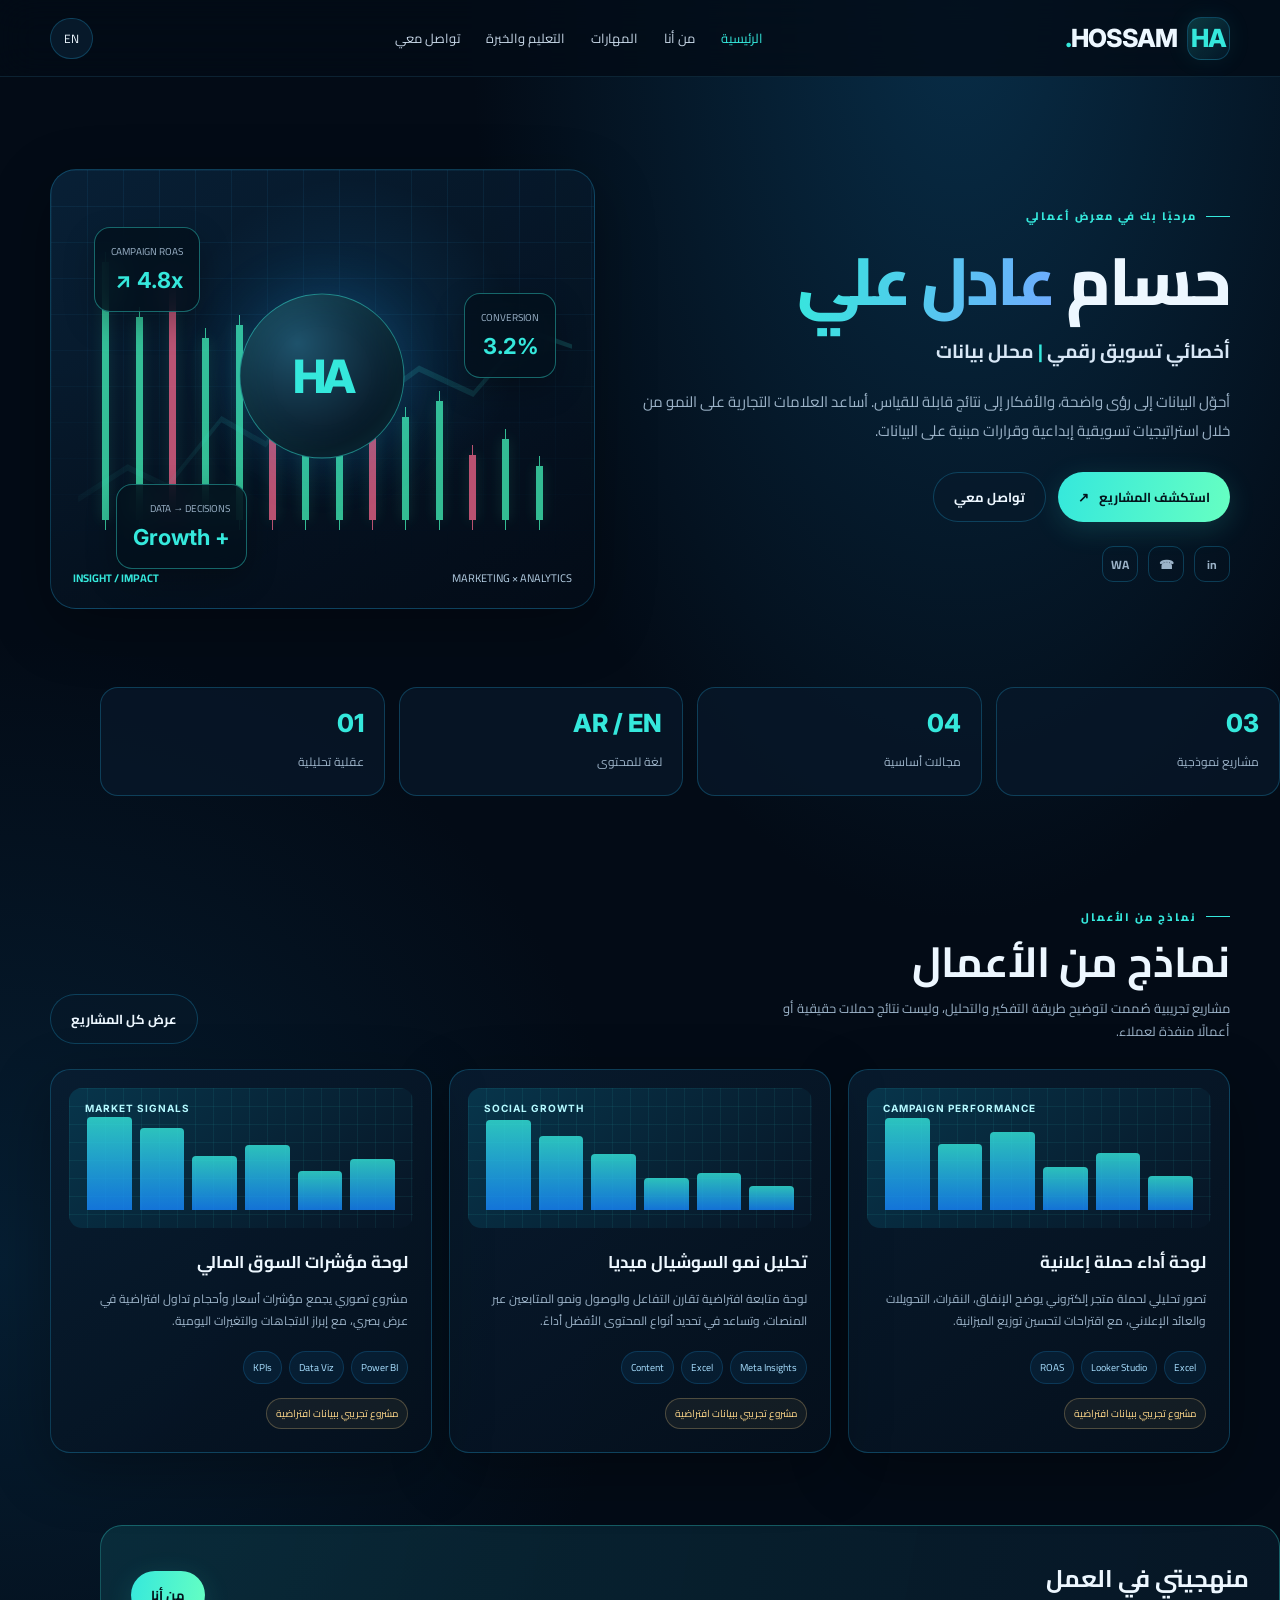
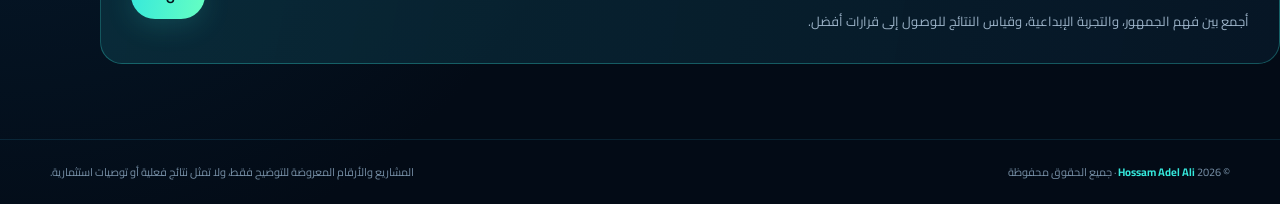
<file: index.html>
<!doctype html><html lang="ar" dir="rtl"><head><meta charset="utf-8"><meta name="viewport" content="width=device-width, initial-scale=1"><meta name="theme-color" content="#030b16"><meta name="description" content="حسام عادل علي — أخصائي تسويق رقمي ومحلل بيانات. تعرف على المهارات والمشاريع التجريبية وطرق التواصل."><title>حسام عادل علي | التسويق الرقمي وتحليل البيانات</title><link rel="stylesheet" href="style.css"><script defer src="script.js"></script></head><body><header class="topbar"><div class="shell nav"><a class="brand" href="index.html"><span class="brand-mark">HA</span><span>HOSSAM<span style="color:var(--cyan)">.</span></span></a><nav class="navlinks"><a class="active" href="index.html" data-i18n="navHome">الرئيسية</a><a href="about.html" data-i18n="navAbout">من أنا</a><a href="skills.html" data-i18n="navSkills">المهارات</a><a href="education.html" data-i18n="navEducation">التعليم والخبرة</a><a href="contact.html" data-i18n="navContact">تواصل معي</a></nav><div class="navtools"><button class="lang-btn" type="button">EN</button><button class="menu-btn" type="button" aria-label="القائمة">☰</button></div></div></header><main><section class="shell hero"><div><span class="eyebrow" data-i18n="welcome">مرحبًا بك في معرض أعمالي</span><h1>حسام <span class="accent">عادل علي</span></h1><h2><span data-i18n="role">أخصائي تسويق رقمي</span> <span style="color:var(--cyan)">|</span> <span data-i18n="analyst">محلل بيانات</span></h2><p class="lead" data-i18n="intro">أحوّل البيانات إلى رؤى واضحة، والأفكار إلى نتائج قابلة للقياس. أساعد العلامات التجارية على النمو من خلال استراتيجيات تسويقية إبداعية وقرارات مبنية على البيانات.</p><div class="hero-actions"><a class="btn btn-primary" href="skills.html"><span data-i18n="viewWork">استكشف المشاريع</span> <span>↗</span></a><a class="btn btn-ghost" href="contact.html" data-i18n="contactMe">تواصل معي</a></div><div class="socials"><a href="https://www.linkedin.com/in/hossam-adel-42ba7a438/" target="_blank" rel="noopener" aria-label="LinkedIn">in</a><a href="tel:01113616810" aria-label="Phone">☎</a><a href="https://wa.me/201113616810" target="_blank" rel="noopener" aria-label="WhatsApp">WA</a></div></div><div class="visual" aria-label="لوحة مالية وتسويقية زخرفية"><div class="chart-grid"></div><div class="candles"><i class="candle" style="--h:20%"></i><i class="candle" style="--h:30%"></i><i class="candle" style="--h:24%"></i><i class="candle" style="--h:44%"></i><i class="candle" style="--h:38%"></i><i class="candle" style="--h:55%"></i><i class="candle" style="--h:48%"></i><i class="candle" style="--h:65%"></i><i class="candle" style="--h:52%"></i><i class="candle" style="--h:72%"></i><i class="candle" style="--h:67%"></i><i class="candle" style="--h:88%"></i><i class="candle" style="--h:75%"></i><i class="candle" style="--h:95%"></i></div><div class="chart-line"></div><div class="profile-orb"><span>HA</span></div><div class="floating-card float-a"><small>CAMPAIGN ROAS</small><strong>4.8x ↗</strong></div><div class="floating-card float-b"><small>CONVERSION</small><strong>3.2%</strong></div><div class="floating-card float-c"><small>DATA → DECISIONS</small><strong>+ Growth</strong></div><div class="visual-caption"><span>MARKETING × ANALYTICS</span><b>INSIGHT / IMPACT</b></div></div></section><section class="shell stats"><div class="stat"><strong>03</strong><span data-i18n="metric1">مشاريع نموذجية</span></div><div class="stat"><strong>04</strong><span data-i18n="metric2">مجالات أساسية</span></div><div class="stat"><strong>AR / EN</strong><span data-i18n="metric3">لغة للمحتوى</span></div><div class="stat"><strong>01</strong><span data-i18n="metric4">عقلية تحليلية</span></div></section><section class="shell section"><div class="section-head"><div><span class="eyebrow" data-i18n="selected">نماذج من الأعمال</span><h2 data-i18n="selected">نماذج من الأعمال</h2><p data-i18n="selectedDesc">مشاريع تجريبية صُممت لتوضيح طريقة التفكير والتحليل، وليست نتائج حملات حقيقية أو أعمالًا منفذة لعملاء.</p></div><a class="btn btn-ghost" href="skills.html" data-i18n="seeAll">عرض كل المشاريع</a></div><div class="grid-3"><article class="card"><div class="project-visual"><span class="mini-label">CAMPAIGN PERFORMANCE</span><div class="mini-bars"><i style="--h:35%"></i><i style="--h:58%"></i><i style="--h:44%"></i><i style="--h:80%"></i><i style="--h:68%"></i><i style="--h:95%"></i></div></div><h3 data-i18n="project1">لوحة أداء حملة إعلانية</h3><p data-i18n="project1d">تصور تحليلي لحملة متجر إلكتروني يوضح الإنفاق، النقرات، التحويلات والعائد الإعلاني، مع اقتراحات لتحسين توزيع الميزانية.</p><div class="tags"><span class="tag">Excel</span><span class="tag">Looker Studio</span><span class="tag">ROAS</span></div><span class="project-note" data-i18n="demo">مشروع تجريبي ببيانات افتراضية</span></article><article class="card"><div class="project-visual"><span class="mini-label">SOCIAL GROWTH</span><div class="mini-bars"><i style="--h:24%"></i><i style="--h:38%"></i><i style="--h:33%"></i><i style="--h:57%"></i><i style="--h:76%"></i><i style="--h:92%"></i></div></div><h3 data-i18n="project2">تحليل نمو السوشيال ميديا</h3><p data-i18n="project2d">لوحة متابعة افتراضية تقارن التفاعل والوصول ونمو المتابعين عبر المنصات، وتساعد في تحديد أنواع المحتوى الأفضل أداءً.</p><div class="tags"><span class="tag">Meta Insights</span><span class="tag">Excel</span><span class="tag">Content</span></div><span class="project-note" data-i18n="demo">مشروع تجريبي ببيانات افتراضية</span></article><article class="card"><div class="project-visual"><span class="mini-label">MARKET SIGNALS</span><div class="mini-bars"><i style="--h:52%"></i><i style="--h:40%"></i><i style="--h:67%"></i><i style="--h:55%"></i><i style="--h:84%"></i><i style="--h:96%"></i></div></div><h3 data-i18n="project3">لوحة مؤشرات السوق المالي</h3><p data-i18n="project3d">مشروع تصوري يجمع مؤشرات أسعار وأحجام تداول افتراضية في عرض بصري، مع إبراز الاتجاهات والتغيرات اليومية.</p><div class="tags"><span class="tag">Power BI</span><span class="tag">Data Viz</span><span class="tag">KPIs</span></div><span class="project-note" data-i18n="demo">مشروع تجريبي ببيانات افتراضية</span></article></div></section><section class="shell cta"><div><h2 data-i18n="approach">منهجيتي في العمل</h2><p data-i18n="approachDesc">أجمع بين فهم الجمهور، والتجربة الإبداعية، وقياس النتائج للوصول إلى قرارات أفضل.</p></div><a class="btn btn-primary" href="about.html" data-i18n="navAbout">من أنا</a></section></main><footer class="footer"><div class="shell footer-inner"><span>© 2026 <b>Hossam Adel Ali</b> · <span data-i18n="footer">جميع الحقوق محفوظة</span></span><span data-i18n="disclaimer">المشاريع والأرقام المعروضة للتوضيح فقط، ولا تمثل نتائج فعلية أو توصيات استثمارية.</span></div></footer></body></html>
</file>
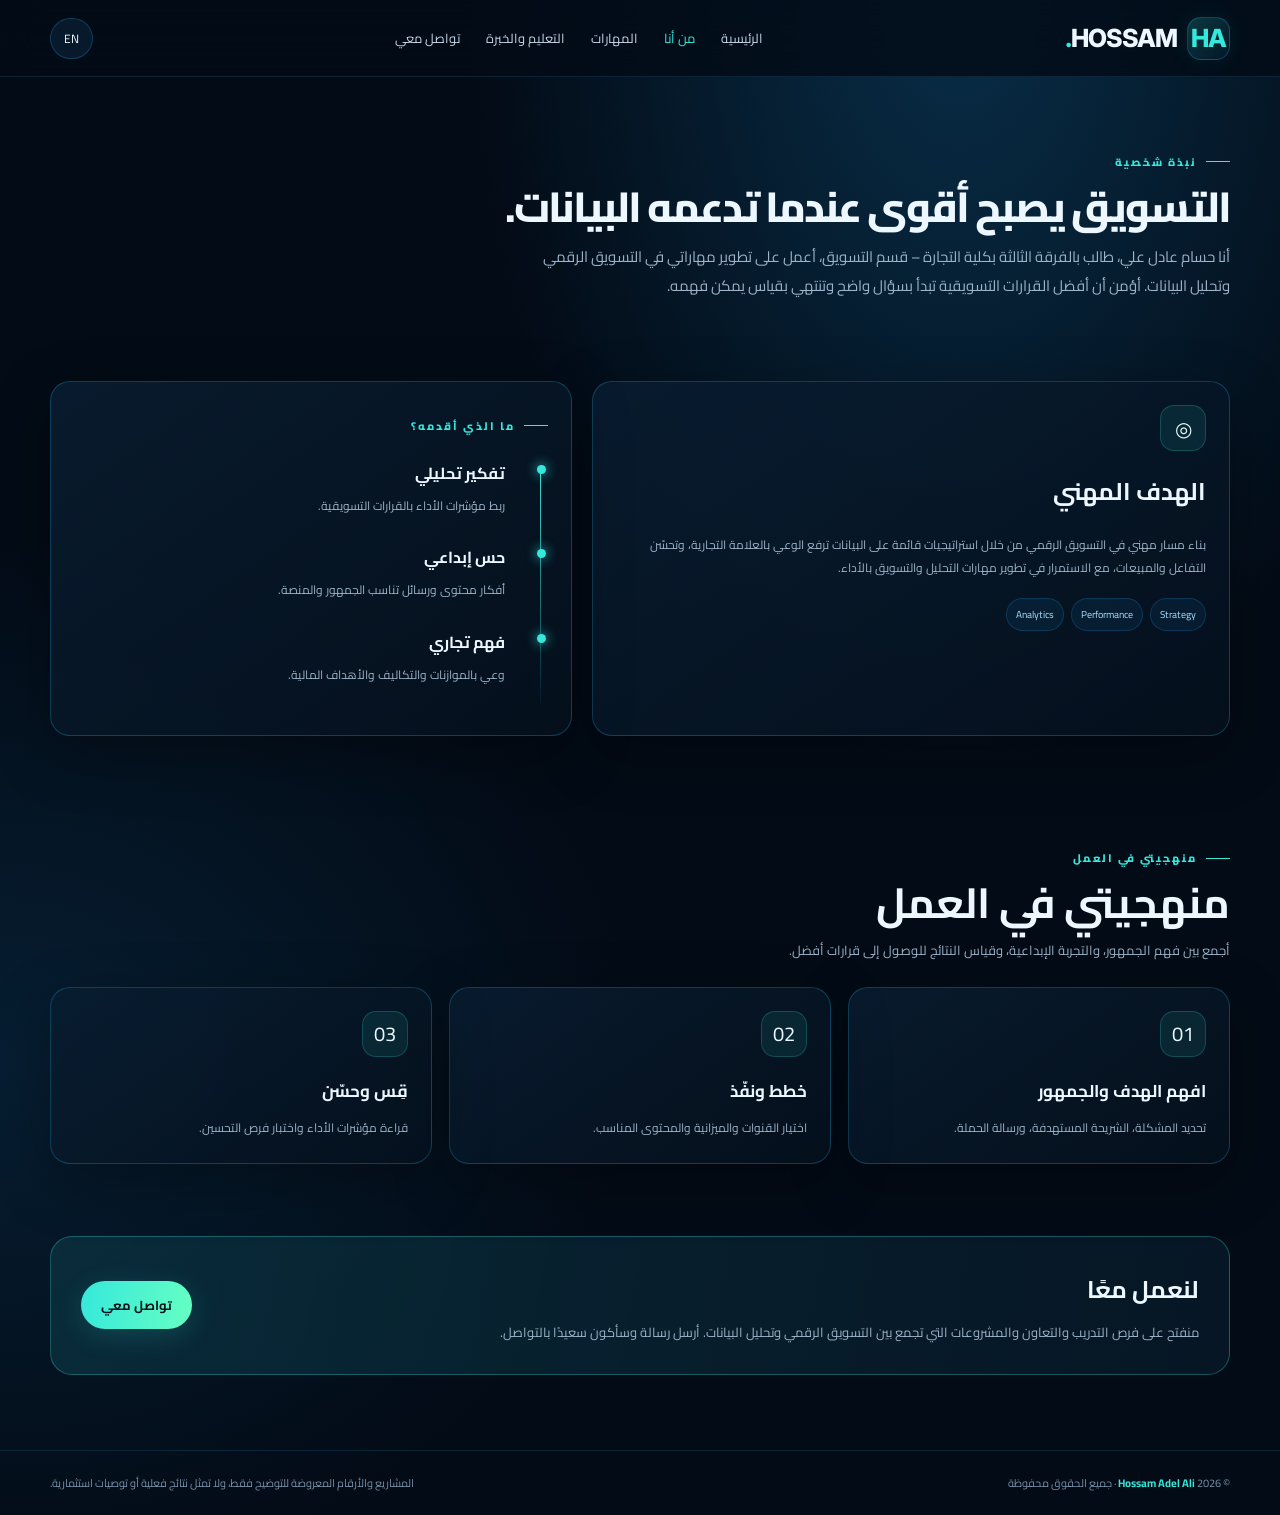
<file: about.html>
<!doctype html><html lang="ar" dir="rtl"><head><meta charset="utf-8"><meta name="viewport" content="width=device-width, initial-scale=1"><meta name="theme-color" content="#030b16"><title>من أنا | حسام عادل علي</title><link rel="stylesheet" href="style.css"><script defer src="/script.js"></script></head><body><header class="topbar"><div class="shell nav"><a class="brand" href="index.html"><span class="brand-mark">HA</span><span>HOSSAM<span style="color:var(--cyan)">.</span></span></a><nav class="navlinks"><a href="index.html" data-i18n="navHome">الرئيسية</a><a class="active" href="about.html" data-i18n="navAbout">من أنا</a><a href="skills.html" data-i18n="navSkills">المهارات</a><a href="education.html" data-i18n="navEducation">التعليم والخبرة</a><a href="contact.html" data-i18n="navContact">تواصل معي</a></nav><div class="navtools"><button class="lang-btn" type="button">EN</button><button class="menu-btn" type="button" aria-label="القائمة">☰</button></div></div></header><main class="shell"><section class="page-hero"><span class="eyebrow" data-i18n="aboutEyebrow">نبذة شخصية</span><h1 class="page-title" data-i18n="aboutTitle">التسويق يصبح أقوى عندما تدعمه البيانات.</h1><p class="lead" data-i18n="aboutDesc">أنا حسام عادل علي، طالب بالفرقة الثالثة بكلية التجارة – قسم التسويق، أعمل على تطوير مهاراتي في التسويق الرقمي وتحليل البيانات. أؤمن أن أفضل القرارات التسويقية تبدأ بسؤال واضح وتنتهي بقياس يمكن فهمه.</p></section><section class="section two-col"><article class="card"><div class="icon-box">◎</div><h2 data-i18n="objective">الهدف المهني</h2><p data-i18n="objectiveDesc">بناء مسار مهني في التسويق الرقمي من خلال استراتيجيات قائمة على البيانات ترفع الوعي بالعلامة التجارية، وتحسّن التفاعل والمبيعات، مع الاستمرار في تطوير مهارات التحليل والتسويق بالأداء.</p><div class="tags"><span class="tag">Strategy</span><span class="tag">Performance</span><span class="tag">Analytics</span></div></article><article class="card"><span class="eyebrow" data-i18n="strengths">ما الذي أقدمه؟</span><div style="margin-top:22px"><div class="timeline"><div class="timeline-item"><h3 data-i18n="strength1">تفكير تحليلي</h3><p data-i18n="strength1d">ربط مؤشرات الأداء بالقرارات التسويقية.</p></div><div class="timeline-item"><h3 data-i18n="strength2">حس إبداعي</h3><p data-i18n="strength2d">أفكار محتوى ورسائل تناسب الجمهور والمنصة.</p></div><div class="timeline-item"><h3 data-i18n="strength3">فهم تجاري</h3><p data-i18n="strength3d">وعي بالموازنات والتكاليف والأهداف المالية.</p></div></div></div></article></section><section class="section"><div class="section-head"><div><span class="eyebrow" data-i18n="approach">منهجيتي في العمل</span><h2 data-i18n="approach">منهجيتي في العمل</h2><p data-i18n="approachDesc">أجمع بين فهم الجمهور، والتجربة الإبداعية، وقياس النتائج للوصول إلى قرارات أفضل.</p></div></div><div class="grid-3"><article class="card"><div class="icon-box">01</div><h3 data-i18n="step1">افهم الهدف والجمهور</h3><p data-i18n="step1d">تحديد المشكلة، الشريحة المستهدفة، ورسالة الحملة.</p></article><article class="card"><div class="icon-box">02</div><h3 data-i18n="step2">خطط ونفّذ</h3><p data-i18n="step2d">اختيار القنوات والميزانية والمحتوى المناسب.</p></article><article class="card"><div class="icon-box">03</div><h3 data-i18n="step3">قِس وحسّن</h3><p data-i18n="step3d">قراءة مؤشرات الأداء واختبار فرص التحسين.</p></article></div></section><section class="cta"><div><h2 data-i18n="contactTitle">لنعمل معًا</h2><p data-i18n="contactDesc">منفتح على فرص التدريب والتعاون والمشروعات التي تجمع بين التسويق الرقمي وتحليل البيانات.</p></div><a class="btn btn-primary" href="contact.html" data-i18n="navContact">تواصل معي</a></section></main><footer class="footer"><div class="shell footer-inner"><span>© 2026 <b>Hossam Adel Ali</b> · <span data-i18n="footer">جميع الحقوق محفوظة</span></span><span data-i18n="disclaimer">المشاريع والأرقام المعروضة للتوضيح فقط، ولا تمثل نتائج فعلية أو توصيات استثمارية.</span></div></footer></body></html>
</file>
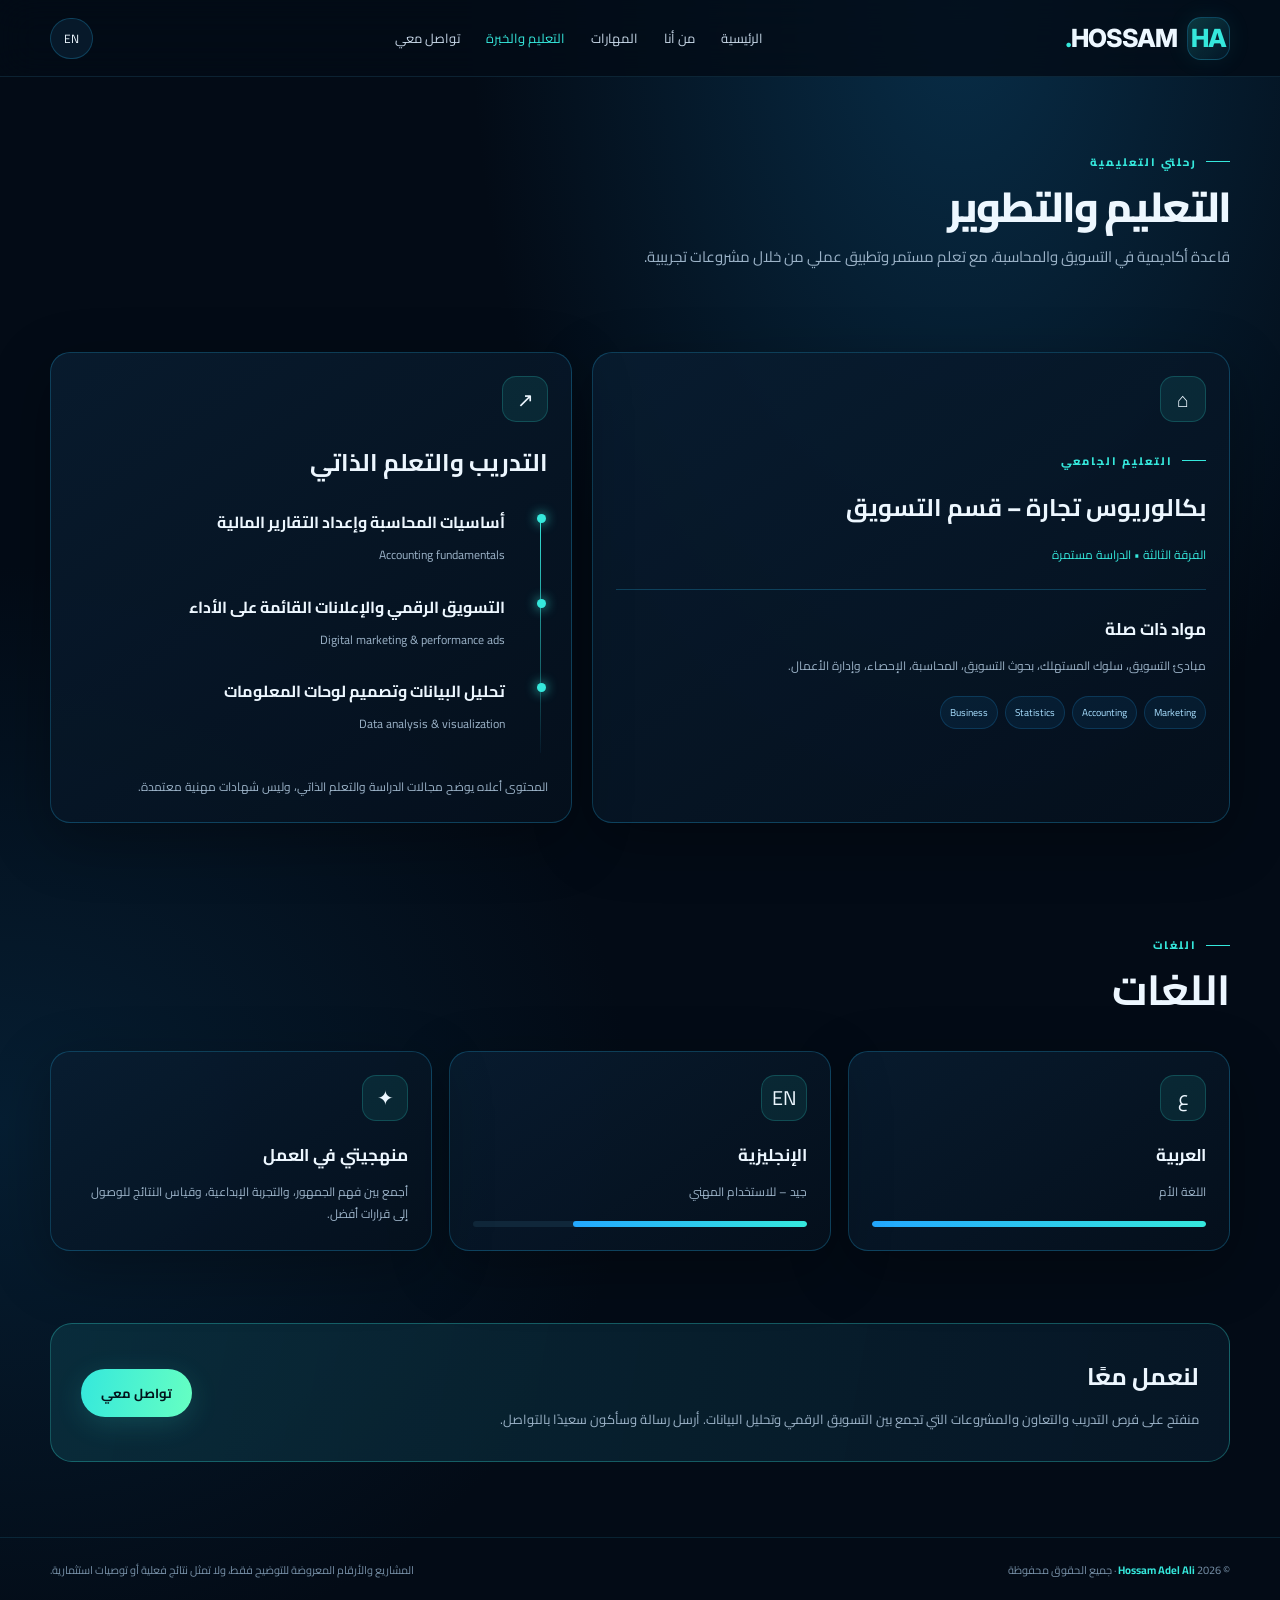
<file: education.html>
<!doctype html><html lang="ar" dir="rtl"><head><meta charset="utf-8"><meta name="viewport" content="width=device-width, initial-scale=1"><meta name="theme-color" content="#030b16"><title>التعليم والتطوير | حسام عادل علي</title><link rel="stylesheet" href="style.css"><script defer src="/script.js"></script></head><body><header class="topbar"><div class="shell nav"><a class="brand" href="index.html"><span class="brand-mark">HA</span><span>HOSSAM<span style="color:var(--cyan)">.</span></span></a><nav class="navlinks"><a href="index.html" data-i18n="navHome">الرئيسية</a><a href="about.html" data-i18n="navAbout">من أنا</a><a href="skills.html" data-i18n="navSkills">المهارات</a><a class="active" href="education.html" data-i18n="navEducation">التعليم والخبرة</a><a href="contact.html" data-i18n="navContact">تواصل معي</a></nav><div class="navtools"><button class="lang-btn" type="button">EN</button><button class="menu-btn" type="button" aria-label="القائمة">☰</button></div></div></header><main class="shell"><section class="page-hero"><span class="eyebrow" data-i18n="educationEyebrow">رحلتي التعليمية</span><h1 class="page-title" data-i18n="educationTitle">التعليم والتطوير</h1><p class="lead" data-i18n="educationDesc">قاعدة أكاديمية في التسويق والمحاسبة، مع تعلم مستمر وتطبيق عملي من خلال مشروعات تجريبية.</p></section><section class="section two-col"><article class="card"><div class="icon-box">⌂</div><span class="eyebrow" data-i18n="education">التعليم الجامعي</span><h2 style="font-size:24px;margin:14px 0" data-i18n="degree">بكالوريوس تجارة – قسم التسويق</h2><p style="color:var(--cyan);font-size:12px" data-i18n="status">الفرقة الثالثة • الدراسة مستمرة</p><hr style="border:0;border-top:1px solid var(--line);margin:23px 0"><h3 data-i18n="coursework">مواد ذات صلة</h3><p data-i18n="courseworkDesc">مبادئ التسويق، سلوك المستهلك، بحوث التسويق، المحاسبة، الإحصاء، وإدارة الأعمال.</p><div class="tags"><span class="tag">Marketing</span><span class="tag">Accounting</span><span class="tag">Statistics</span><span class="tag">Business</span></div></article><article class="card"><div class="icon-box">↗</div><h2 data-i18n="learning">التدريب والتعلم الذاتي</h2><div class="timeline" style="margin-top:22px"><div class="timeline-item"><h3 data-i18n="learn1">أساسيات المحاسبة وإعداد التقارير المالية</h3><p>Accounting fundamentals</p></div><div class="timeline-item"><h3 data-i18n="learn2">التسويق الرقمي والإعلانات القائمة على الأداء</h3><p>Digital marketing & performance ads</p></div><div class="timeline-item"><h3 data-i18n="learn3">تحليل البيانات وتصميم لوحات المعلومات</h3><p>Data analysis & visualization</p></div></div><p class="notice">المحتوى أعلاه يوضح مجالات الدراسة والتعلم الذاتي، وليس شهادات مهنية معتمدة.</p></article></section><section class="section"><div class="section-head"><div><span class="eyebrow" data-i18n="languages">اللغات</span><h2 data-i18n="languages">اللغات</h2></div></div><div class="grid-3"><article class="card"><div class="icon-box">ع</div><h3 data-i18n="arabic">العربية</h3><p data-i18n="native">اللغة الأم</p><div class="progress" style="margin-top:18px"><i style="--w:100%"></i></div></article><article class="card"><div class="icon-box">EN</div><h3 data-i18n="english">الإنجليزية</h3><p data-i18n="good">جيد – للاستخدام المهني</p><div class="progress" style="margin-top:18px"><i style="--w:70%"></i></div></article><article class="card"><div class="icon-box">✦</div><h3 data-i18n="approach">منهجيتي في العمل</h3><p data-i18n="approachDesc">أجمع بين فهم الجمهور، والتجربة الإبداعية، وقياس النتائج للوصول إلى قرارات أفضل.</p></article></div></section><section class="cta"><div><h2 data-i18n="contactTitle">لنعمل معًا</h2><p data-i18n="contactDesc">منفتح على فرص التدريب والتعاون والمشروعات التي تجمع بين التسويق الرقمي وتحليل البيانات.</p></div><a class="btn btn-primary" href="contact.html" data-i18n="navContact">تواصل معي</a></section></main><footer class="footer"><div class="shell footer-inner"><span>© 2026 <b>Hossam Adel Ali</b> · <span data-i18n="footer">جميع الحقوق محفوظة</span></span><span data-i18n="disclaimer">المشاريع والأرقام المعروضة للتوضيح فقط، ولا تمثل نتائج فعلية أو توصيات استثمارية.</span></div></footer></body></html>
</file>
<file: style.css>
@import url('https://fonts.googleapis.com/css2?family=Cairo:wght@400;500;600;700;800&family=Inter:wght@400;500;600;700;800&display=swap');
:root{--bg:#030b16;--panel:rgba(8,24,42,.78);--panel2:#07182a;--line:rgba(41,198,255,.24);--cyan:#35e8dc;--blue:#23a8ff;--text:#edf7ff;--muted:#9cb3c8;--green:#46ffc1;--shadow:0 18px 60px rgba(0,0,0,.3)}*{box-sizing:border-box}html{scroll-behavior:smooth}body{margin:0;background:radial-gradient(ellipse at 75% 0%,#082d47 0,transparent 36%),radial-gradient(ellipse at 0% 70%,#061e32 0,transparent 35%),var(--bg);color:var(--text);font-family:'Cairo',sans-serif;min-height:100vh;overflow-x:hidden}body[dir="ltr"]{font-family:'Inter',sans-serif}a{color:inherit;text-decoration:none}button,input,textarea{font:inherit}.shell{width:min(1180px,calc(100% - 40px));margin:auto}.topbar{position:sticky;top:0;z-index:20;background:rgba(3,11,22,.82);backdrop-filter:blur(18px);border-bottom:1px solid rgba(83,207,255,.12)}.nav{height:76px;display:flex;align-items:center;justify-content:space-between;gap:24px}.brand{display:flex;align-items:center;gap:10px;font-family:Inter,sans-serif;font-weight:800;letter-spacing:-1px;font-size:25px}.brand-mark{display:grid;place-items:center;width:43px;height:43px;border-radius:14px;border:1px solid var(--line);background:linear-gradient(135deg,rgba(53,232,220,.2),rgba(35,168,255,.06));color:var(--cyan);box-shadow:0 0 25px rgba(53,232,220,.08)}.navlinks{display:flex;align-items:center;gap:26px;color:#c7d7e7;font-size:13px}.navlinks a{padding:9px 0;transition:.2s}.navlinks a:hover,.navlinks a.active{color:var(--cyan)}.navtools{display:flex;align-items:center;gap:10px}.lang-btn,.menu-btn{border:1px solid var(--line);background:#07192a;color:var(--text);border-radius:999px;padding:8px 13px;cursor:pointer;font-size:12px}.menu-btn{display:none}.hero{display:grid;grid-template-columns:1.04fr .96fr;gap:45px;align-items:center;padding:70px 0 56px;min-height:610px}.eyebrow{display:inline-flex;align-items:center;gap:9px;color:var(--cyan);font-size:11px;font-weight:800;letter-spacing:2px;text-transform:uppercase}.eyebrow:before{content:'';width:24px;height:1px;background:var(--cyan)}h1,h2,h3,p{margin-top:0}h1{font-size:clamp(40px,5.2vw,68px);line-height:1.12;letter-spacing:-2px;margin:18px 0 14px;font-weight:800}h1 .accent{background:linear-gradient(100deg,var(--cyan),#70aaff);-webkit-background-clip:text;background-clip:text;color:transparent}.hero h2{font-size:19px;color:#d8e7f6;margin-bottom:18px}.lead{font-size:15px;line-height:1.95;color:var(--muted);max-width:600px}.hero-actions{display:flex;gap:12px;flex-wrap:wrap;margin:27px 0 24px}.btn{display:inline-flex;align-items:center;justify-content:center;gap:10px;padding:12px 20px;border-radius:999px;font-weight:700;font-size:13px;border:1px solid var(--line);transition:transform .2s,box-shadow .2s;cursor:pointer}.btn:hover{transform:translateY(-3px)}.btn-primary{color:#03141c;background:linear-gradient(100deg,var(--cyan),#66ffc2);border:0;box-shadow:0 7px 28px rgba(53,232,220,.16)}.btn-ghost{background:rgba(7,25,42,.6);color:var(--text)}.socials{display:flex;gap:10px;align-items:center}.socials a{display:grid;place-items:center;width:36px;height:36px;border:1px solid var(--line);border-radius:11px;color:var(--muted);font-size:12px;font-weight:700}.socials a:hover{color:var(--cyan);border-color:var(--cyan)}.visual{position:relative;min-height:440px;border:1px solid var(--line);border-radius:26px;overflow:hidden;background:linear-gradient(145deg,rgba(9,34,57,.9),rgba(4,13,25,.85));box-shadow:var(--shadow)}.visual:before{content:'';position:absolute;inset:0;background:linear-gradient(0deg,rgba(3,11,22,.4),transparent 55%),radial-gradient(circle at 55% 40%,rgba(35,168,255,.15),transparent 42%)}.chart-grid{position:absolute;inset:0;background-image:linear-gradient(rgba(52,191,255,.08) 1px,transparent 1px),linear-gradient(90deg,rgba(52,191,255,.08) 1px,transparent 1px);background-size:36px 36px;mask-image:linear-gradient(black,transparent 90%)}.chart-line{position:absolute;left:5%;right:4%;bottom:16%;height:48%;border-bottom:2px solid var(--cyan);clip-path:polygon(0 80%,10% 65%,18% 74%,29% 42%,38% 54%,48% 20%,58% 37%,69% 18%,80% 30%,91% 0,100% 8%,100% 10%,91% 3%,80% 33%,69% 21%,58% 40%,48% 23%,38% 57%,29% 45%,18% 77%,10% 68%,0 83%);background:linear-gradient(180deg,rgba(53,232,220,.18),transparent)}.candles{position:absolute;inset:18% 7% 20%;display:flex;align-items:stretch;justify-content:space-around;opacity:.72}.candle{width:7px;position:relative;background:var(--green);height:var(--h);align-self:flex-end;box-shadow:0 0 13px rgba(70,255,193,.2)}.candle:before{content:'';position:absolute;left:3px;top:-10px;height:calc(100% + 20px);width:1px;background:inherit}.candle:nth-child(3n){background:#ff6b91}.floating-card{position:absolute;padding:14px 16px;border:1px solid rgba(53,232,220,.4);border-radius:16px;background:rgba(3,16,29,.82);backdrop-filter:blur(15px);box-shadow:0 12px 30px rgba(0,0,0,.25)}.floating-card small{display:block;color:var(--muted);font-size:10px;margin-bottom:6px}.floating-card strong{font:700 22px Inter,sans-serif;color:var(--cyan)}.float-a{top:13%;left:8%}.float-b{right:7%;top:28%}.float-c{left:12%;bottom:9%}.profile-orb{position:absolute;width:165px;height:165px;left:50%;top:47%;transform:translate(-50%,-50%);border-radius:50%;display:grid;place-items:center;background:radial-gradient(circle at 35% 30%,#1e526b,#071725 70%);border:1px solid rgba(53,232,220,.5);box-shadow:0 0 60px rgba(35,168,255,.18),inset 0 0 35px rgba(53,232,220,.1)}.profile-orb span{font:800 46px Inter,sans-serif;letter-spacing:-4px;color:var(--cyan)}.visual-caption{position:absolute;bottom:20px;right:22px;left:22px;display:flex;justify-content:space-between;align-items:center;color:#b7d1e6;font-size:11px}.visual-caption b{color:var(--cyan)}.stats{display:grid;grid-template-columns:repeat(4,1fr);gap:14px;margin:0 0 70px}.stat{border:1px solid var(--line);background:var(--panel);padding:20px;border-radius:18px}.stat strong{display:block;color:var(--cyan);font:800 25px Inter,sans-serif;margin-bottom:7px}.stat span{font-size:12px;color:var(--muted)}.section{padding:30px 0 72px}.section-head{display:flex;align-items:end;justify-content:space-between;gap:20px;margin-bottom:25px}.section-head h2,.page-title{font-size:clamp(28px,4vw,42px);line-height:1.2;margin:10px 0;color:var(--text)}.section-head p{color:var(--muted);font-size:13px;max-width:470px;line-height:1.8;margin-bottom:0}.grid-3{display:grid;grid-template-columns:repeat(3,1fr);gap:17px}.card{border:1px solid var(--line);background:linear-gradient(145deg,rgba(9,29,49,.88),rgba(5,16,29,.88));border-radius:20px;padding:23px;box-shadow:var(--shadow);transition:transform .22s,border-color .22s}.card:hover{transform:translateY(-5px);border-color:rgba(53,232,220,.6)}.icon-box{display:grid;place-items:center;width:46px;height:46px;border-radius:14px;background:rgba(53,232,220,.09);border:1px solid rgba(53,232,220,.2);font-size:20px;margin-bottom:18px}.card h3{font-size:17px;margin-bottom:10px}.card p{font-size:12px;line-height:1.9;color:var(--muted);margin-bottom:0}.tags{display:flex;gap:7px;flex-wrap:wrap;margin-top:18px}.tag{font-size:10px;padding:6px 9px;border-radius:999px;background:rgba(35,168,255,.08);border:1px solid rgba(35,168,255,.19);color:#a8dfff}.project-visual{height:140px;border-radius:13px;overflow:hidden;position:relative;margin:-5px -5px 18px;background:linear-gradient(135deg,#07354b,#071525)}.project-visual:before{content:'';position:absolute;inset:0;background:linear-gradient(rgba(53,232,220,.07) 1px,transparent 1px),linear-gradient(90deg,rgba(53,232,220,.07) 1px,transparent 1px);background-size:18px 18px}.mini-bars{position:absolute;inset:25px 18px 18px;display:flex;align-items:end;gap:8px}.mini-bars i{flex:1;height:var(--h);background:linear-gradient(0deg,#1686ff,var(--cyan));border-radius:4px 4px 0 0;opacity:.8}.project-visual .mini-label{position:absolute;top:14px;left:16px;color:#b5f9ff;font:700 10px Inter,sans-serif;letter-spacing:1px}.project-note{display:inline-block;margin-top:14px;font-size:10px;color:#ffd88a;border:1px solid rgba(255,216,138,.25);background:rgba(255,216,138,.06);border-radius:999px;padding:5px 9px}.cta{margin:0 0 75px;padding:30px;border:1px solid rgba(53,232,220,.3);border-radius:22px;background:linear-gradient(100deg,rgba(12,56,70,.65),rgba(7,23,39,.9));display:flex;align-items:center;justify-content:space-between;gap:25px}.cta h2{font-size:24px;margin-bottom:8px}.cta p{color:var(--muted);font-size:13px;margin:0}.page-hero{padding:64px 0 36px}.page-hero .lead{max-width:720px}.two-col{display:grid;grid-template-columns:1.1fr .9fr;gap:20px}.list{list-style:none;padding:0;margin:0}.list li{position:relative;padding:9px 25px 9px 0;color:var(--muted);font-size:13px;line-height:1.8}.list li:before{content:'✓';position:absolute;right:0;color:var(--cyan);font-weight:800}.timeline{position:relative;padding-right:25px}.timeline:before{content:'';position:absolute;right:7px;top:8px;bottom:8px;width:1px;background:linear-gradient(var(--cyan),rgba(35,168,255,.05))}.timeline-item{position:relative;padding:0 18px 26px 0}.timeline-item:before{content:'';position:absolute;right:-23px;top:7px;width:9px;height:9px;border-radius:50%;background:var(--cyan);box-shadow:0 0 12px var(--cyan)}.timeline-item h3{font-size:16px;margin-bottom:7px}.timeline-item p{font-size:12px;color:var(--muted);line-height:1.8;margin:0}.skill-group{margin-bottom:18px}.skill-row{display:flex;justify-content:space-between;gap:12px;font-size:12px;margin:15px 0 8px}.skill-row span:last-child{color:var(--cyan);font-family:Inter,sans-serif}.progress{height:6px;border-radius:99px;background:#10273a;overflow:hidden}.progress i{display:block;height:100%;width:var(--w);background:linear-gradient(90deg,var(--blue),var(--cyan));border-radius:99px}.contact-layout{display:grid;grid-template-columns:.9fr 1.1fr;gap:20px}.contact-item{display:flex;gap:14px;align-items:center;padding:16px 0;border-bottom:1px solid rgba(53,232,220,.12)}.contact-item:last-child{border:0}.contact-item .icon-box{margin:0;flex-shrink:0}.contact-item small{display:block;color:var(--muted);font-size:11px;margin-bottom:3px}.contact-item a,.contact-item strong{font-size:13px;overflow-wrap:anywhere}.form-grid{display:grid;grid-template-columns:1fr 1fr;gap:14px}.field{display:flex;flex-direction:column;gap:7px}.field.full{grid-column:1/-1}.field label{font-size:12px;color:#c8d8e8}.field input,.field textarea{width:100%;border:1px solid rgba(53,232,220,.2);border-radius:12px;background:#041321;color:var(--text);padding:13px 14px;outline:none}.field input:focus,.field textarea:focus{border-color:var(--cyan);box-shadow:0 0 0 3px rgba(53,232,220,.07)}.field textarea{min-height:130px;resize:vertical}.footer{border-top:1px solid rgba(53,207,255,.12);padding:22px 0;color:#7891a8;font-size:11px}.footer-inner{display:flex;align-items:center;justify-content:space-between;gap:15px}.footer b{color:var(--cyan)}.notice{color:#ffd88a;font-size:11px;line-height:1.8;margin-top:15px}.empty-state{padding:35px;text-align:center;border:1px dashed var(--line);border-radius:18px;color:var(--muted)}[dir="ltr"] .list li{padding:9px 0 9px 25px}[dir="ltr"] .list li:before{right:auto;left:0}[dir="ltr"] .timeline{padding-right:0;padding-left:25px}[dir="ltr"] .timeline:before{right:auto;left:7px}[dir="ltr"] .timeline-item{padding:0 0 26px 18px}[dir="ltr"] .timeline-item:before{right:auto;left:-23px}[dir="ltr"] .visual-caption{direction:ltr}[dir="ltr"] .field{text-align:left}@media(max-width:900px){.hero{grid-template-columns:1fr;padding-top:48px;gap:28px}.visual{min-height:380px}.stats{grid-template-columns:repeat(2,1fr)}.grid-3{grid-template-columns:repeat(2,1fr)}.two-col,.contact-layout{grid-template-columns:1fr}.navlinks{gap:14px}.navlinks a{font-size:12px}}@media(max-width:650px){.shell{width:min(100% - 28px,1180px)}.nav{height:68px}.brand{font-size:21px}.brand-mark{width:38px;height:38px}.menu-btn{display:inline-flex}.navlinks{display:none;position:absolute;top:68px;left:14px;right:14px;padding:18px;background:rgba(3,14,27,.97);border:1px solid var(--line);border-radius:16px;flex-direction:column;align-items:stretch;gap:4px}.navlinks.open{display:flex}.navlinks a{padding:10px 12px}.hero{padding:40px 0 35px;min-height:auto}h1{font-size:43px;letter-spacing:-1.5px}.hero h2{font-size:16px}.lead{font-size:13px}.visual{min-height:340px}.profile-orb{width:125px;height:125px}.profile-orb span{font-size:35px}.floating-card strong{font-size:18px}.floating-card{padding:10px 12px}.float-a{top:9%;left:5%}.float-b{right:4%;top:26%}.float-c{left:5%;bottom:8%}.section{padding-bottom:50px}.section-head{align-items:start;flex-direction:column}.grid-3{grid-template-columns:1fr}.stats{gap:9px;margin-bottom:40px}.stat{padding:15px}.stat strong{font-size:22px}.cta{align-items:flex-start;flex-direction:column;padding:23px}.form-grid{grid-template-columns:1fr}.field.full{grid-column:auto}.footer-inner{flex-direction:column;align-items:flex-start}.page-hero{padding:44px 0 26px}}@media(prefers-reduced-motion:reduce){*{scroll-behavior:auto!important;transition:none!important}}
</file>
